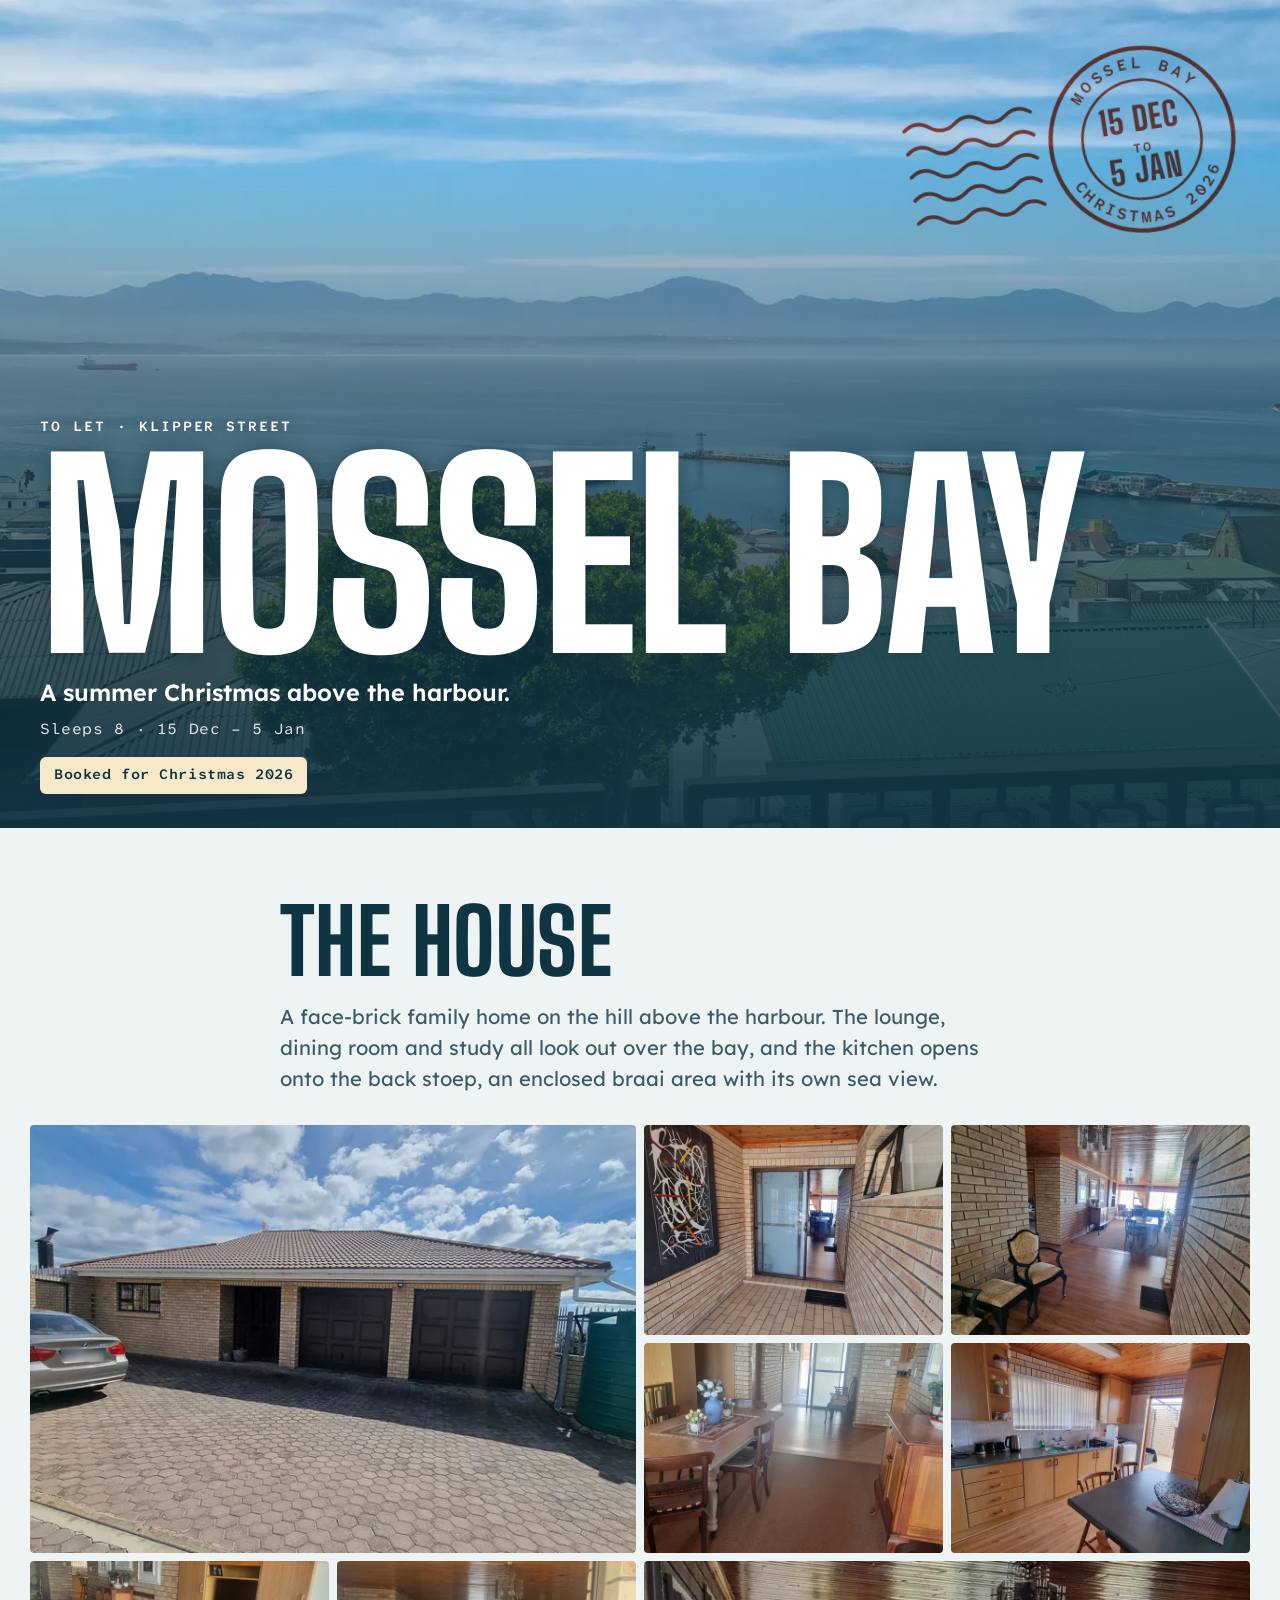
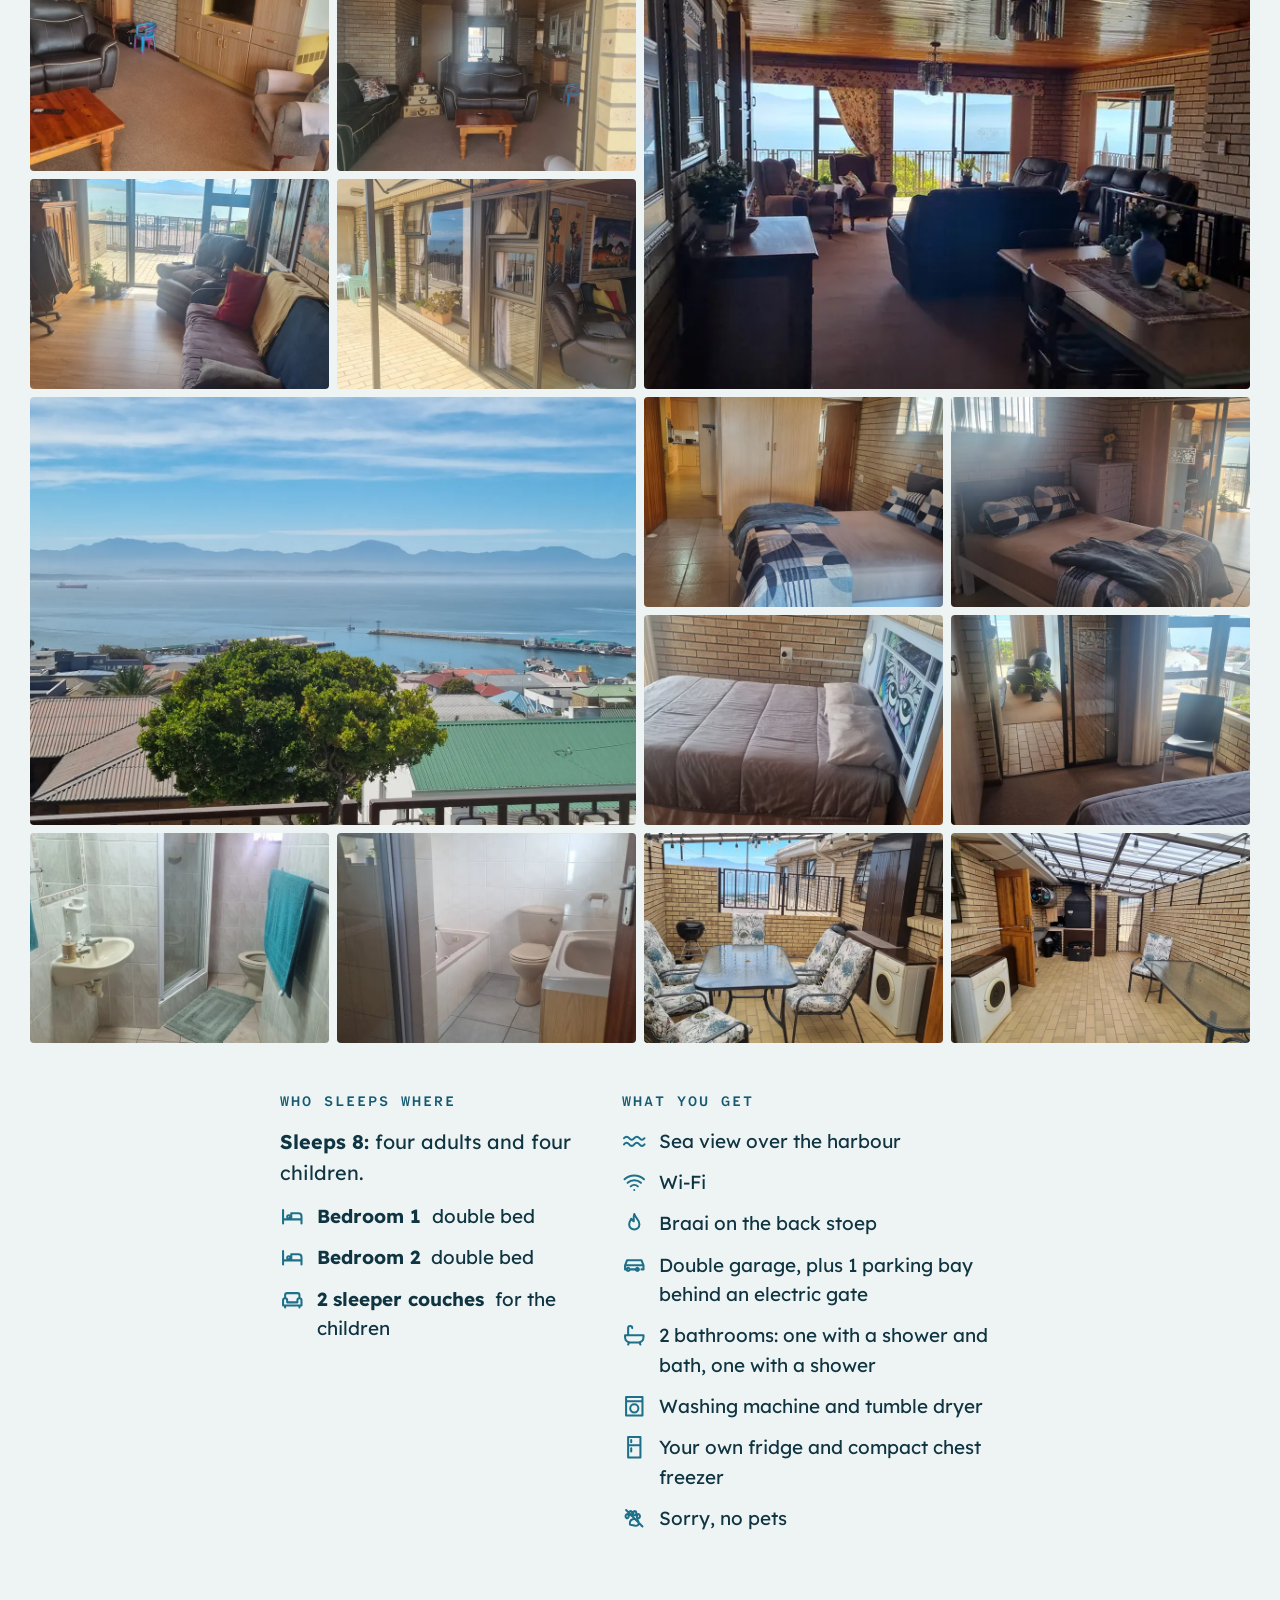
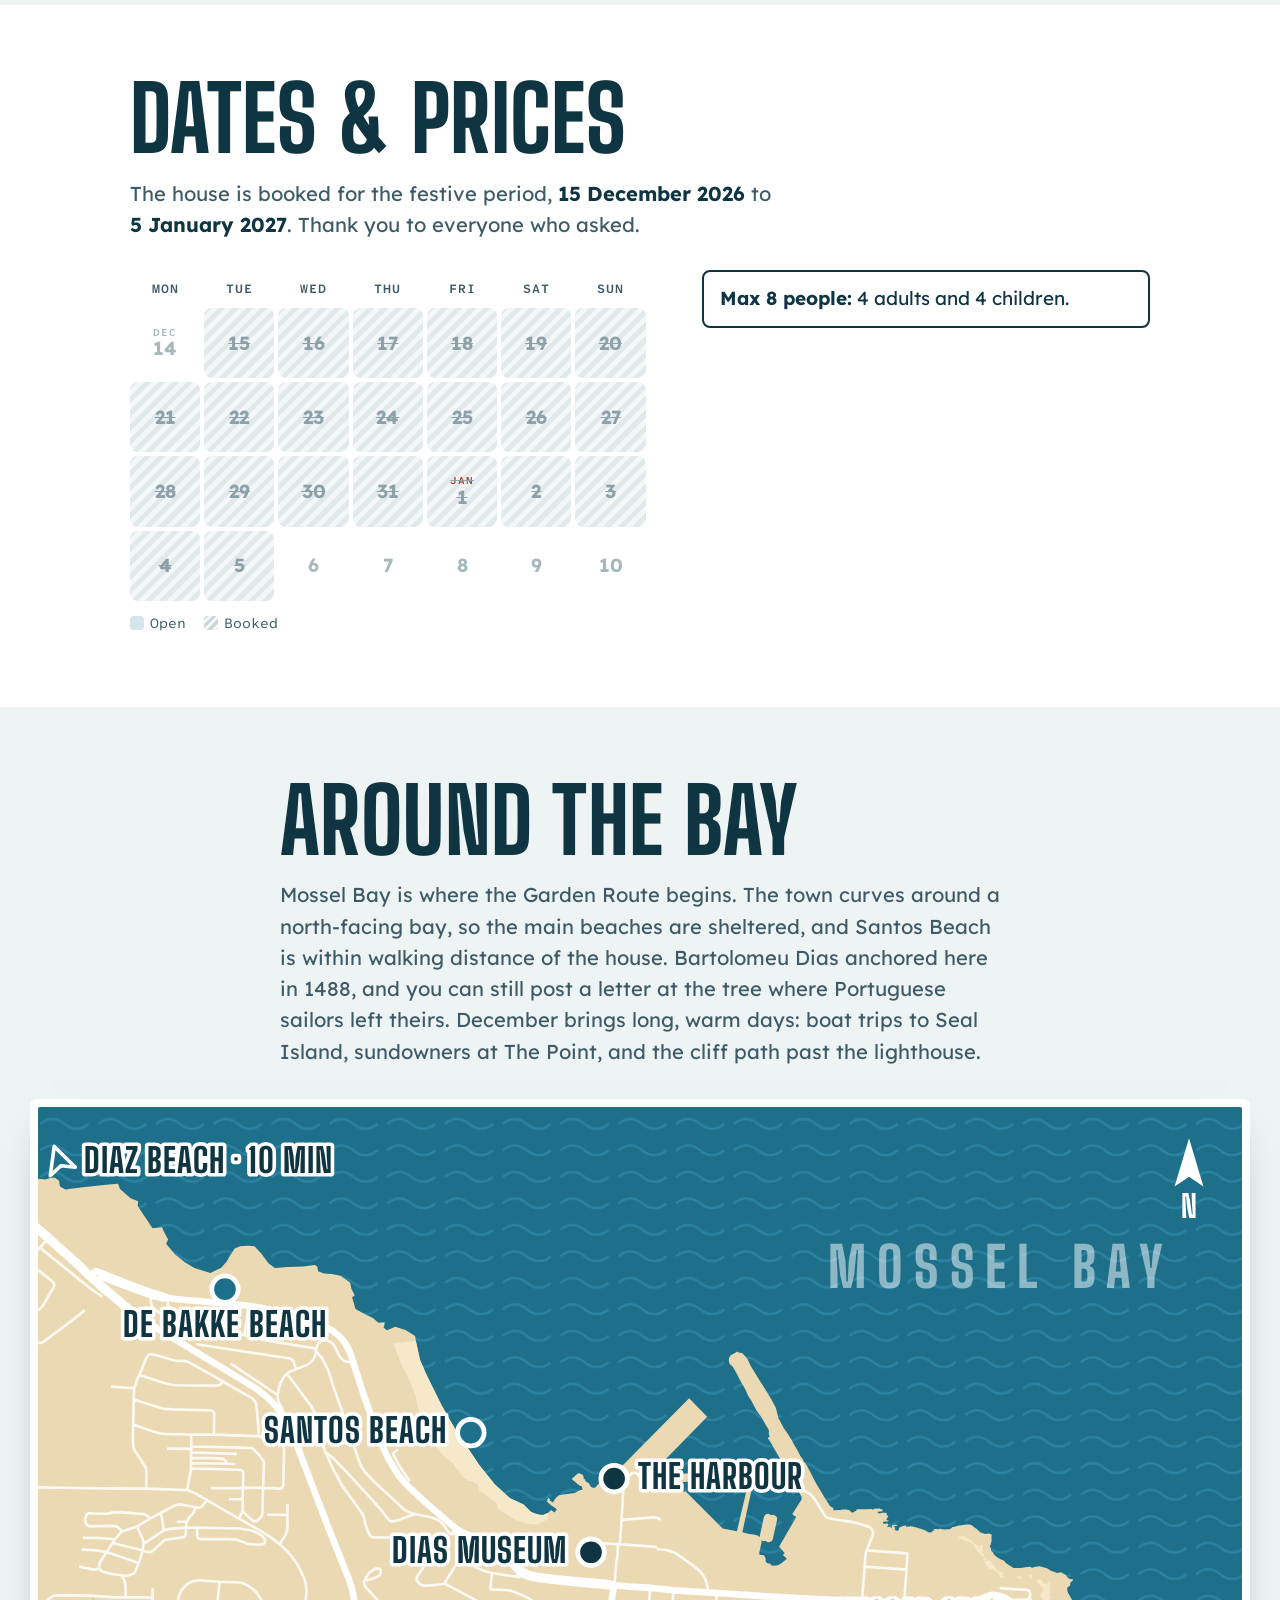
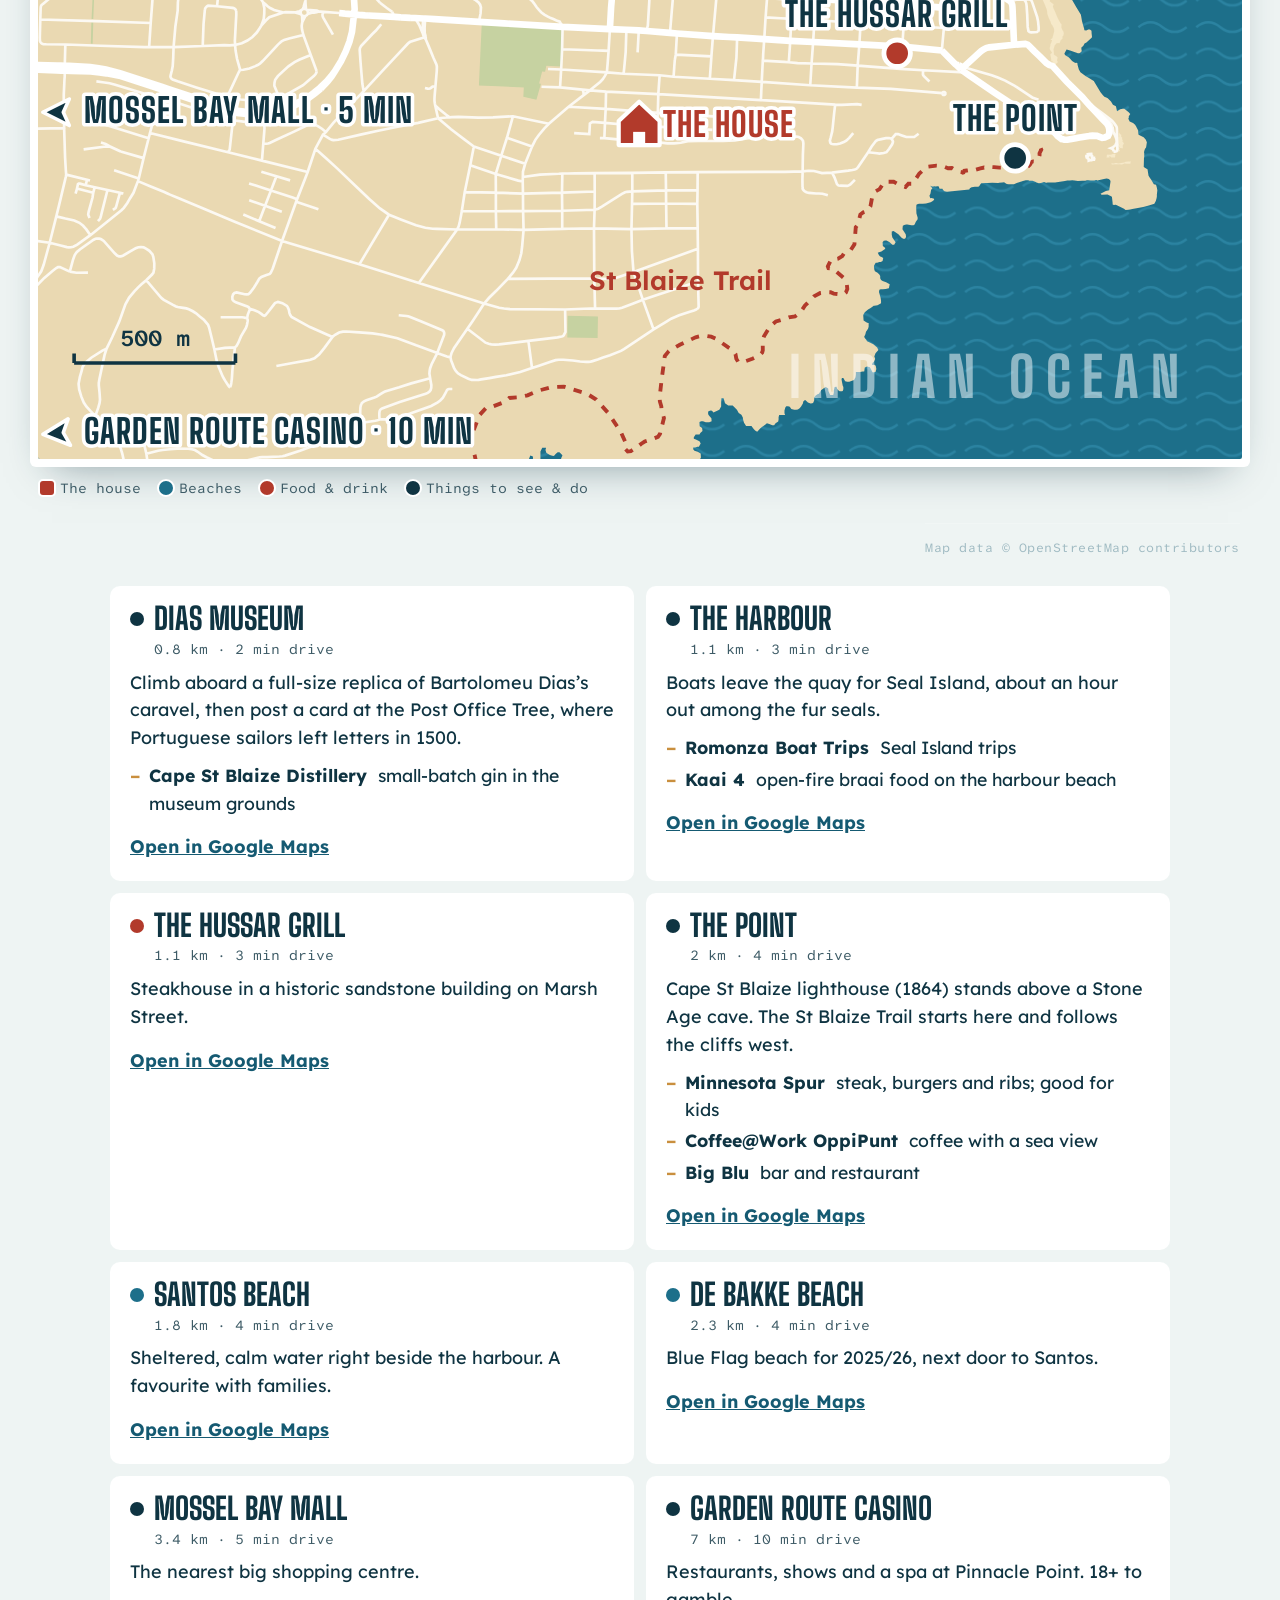
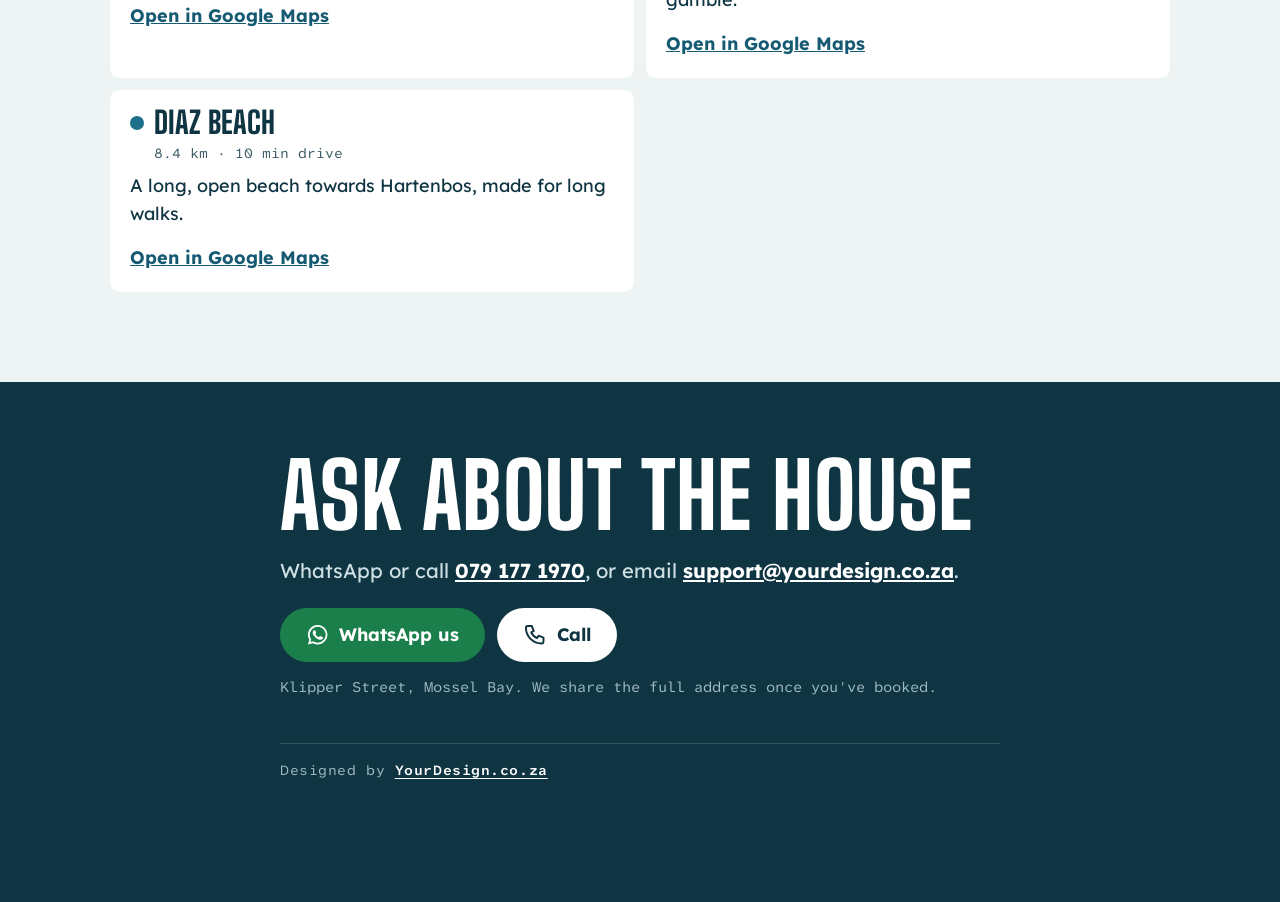
<file: index.html>
<!doctype html>
<html lang="en-ZA">
<head>
  <meta charset="utf-8">
  <meta name="viewport" content="width=device-width, initial-scale=1, viewport-fit=cover">
  <title>Holiday home in Mossel Bay · Christmas 2026 · R3 000 a night</title>
  <meta name="description" content="Family holiday home with sea views over the harbour in Mossel Bay. Sleeps 8. Available 15 December 2026 to 5 January 2027, one booking of 10 to 21 nights at R3 000 a night.">
  <meta name="theme-color" content="#0F3442">
  <meta property="og:type" content="website">
  <meta property="og:title" content="Holiday home in Mossel Bay · Christmas 2026 · R3 000 a night">
  <meta property="og:description" content="Sea views over the harbour, sleeps 8. 15 Dec 2026 – 5 Jan 2027, min. 10 nights, R3 000 a night. One exclusive festive booking.">
  <meta property="og:url" content="https://yourdesigncoza.github.io/mosselbay-christmas/">
  <meta property="og:image" content="https://yourdesigncoza.github.io/mosselbay-christmas/assets/img/og.jpg">
  <meta property="og:image:width" content="1200">
  <meta property="og:image:height" content="630">
  <link rel="icon" href="assets/img/favicon.svg" type="image/svg+xml">
  <link rel="preconnect" href="https://fonts.googleapis.com">
  <link rel="preconnect" href="https://fonts.gstatic.com" crossorigin>
  <link rel="stylesheet" href="https://fonts.googleapis.com/css2?family=Atkinson+Hyperlegible+Mono:wght@400;600&family=Lexend:wght@400;600;700&family=Big+Shoulders+Display:wght@700;800&display=swap">
  <link rel="preload" as="image" href="assets/img/photos/stoep-view-1600.webp" imagesrcset="assets/img/photos/stoep-view-800.webp 800w, assets/img/photos/stoep-view-1600.webp 1600w, assets/img/photos/stoep-view-2400.webp 2400w" imagesizes="100vw">
  <link rel="stylesheet" href="assets/css/tokens.css">
  <link rel="stylesheet" href="assets/css/site.css">
</head>
<body>

<header class="hero">
  <img class="hero-img" src="assets/img/photos/stoep-view-1600.webp"
       srcset="assets/img/photos/stoep-view-800.webp 800w, assets/img/photos/stoep-view-1600.webp 1600w, assets/img/photos/stoep-view-2400.webp 2400w"
       sizes="100vw" alt="The view from the stoep across the rooftops to the harbour and the bay" fetchpriority="high">
  <div class="hero-copy">
    <p class="eyebrow">To let · Klipper Street</p>
    <h1 class="hero-title">Mossel Bay</h1>
    <p class="hero-lede">A summer Christmas above the harbour.</p>
    <p class="hero-meta">Sleeps 8 · <span class="nowrap" data-fill="seasonShort">15 Dec – 5 Jan</span></p>
    <p class="badge" data-when="open"><span class="nowrap">One exclusive festive booking ·</span> <span class="nowrap">Min. <span data-fill="minNights">10</span> nights ·</span> <span class="nowrap"><span data-fill="rateStd">R3&nbsp;000</span> a night</span></p>
    <p class="badge" data-when="booked">Booked for Christmas <span data-fill="seasonYear">2026</span></p>
    <div class="actions" data-when="open">
      <a class="btn btn-light" href="#dates">See dates &amp; prices</a>
      <a class="btn btn-whatsapp" data-link="whatsapp" target="_blank" rel="noopener">
        <svg class="icon" aria-hidden="true"><use href="#i-whatsapp"/></svg>WhatsApp us
      </a>
    </div>
  </div>
  <div class="postmark" data-postmark></div>
</header>

<main>

  <section class="section house" id="house" aria-labelledby="house-title">
    <div class="wrap">
      <h2 class="section-title" id="house-title">The house</h2>
      <p class="lede">A face-brick family home on the hill above the harbour. The lounge, dining room and study all look out over the bay, and the kitchen opens onto the back stoep, an enclosed braai area with its own sea view.</p>
    </div>

    <ul class="gallery wrap-wide" data-gallery></ul>

    <div class="wrap house-details">
      <div>
        <h3 class="minor-title">Who sleeps where</h3>
        <p class="sleeps"><strong>Sleeps 8:</strong> four adults and four children.</p>
        <ul class="beds">
          <li><svg class="icon" aria-hidden="true"><use href="#i-bed"/></svg><span><strong>Bedroom 1</strong> double bed</span></li>
          <li><svg class="icon" aria-hidden="true"><use href="#i-bed"/></svg><span><strong>Bedroom 2</strong> double bed</span></li>
          <li><svg class="icon" aria-hidden="true"><use href="#i-couch"/></svg><span><strong>2 sleeper couches</strong> for the children</span></li>
        </ul>
      </div>
      <div>
        <h3 class="minor-title">What you get</h3>
        <ul class="amenities">
          <li><svg class="icon" aria-hidden="true"><use href="#i-wave"/></svg>Sea view over the harbour</li>
          <li><svg class="icon" aria-hidden="true"><use href="#i-wifi"/></svg>Wi-Fi</li>
          <li><svg class="icon" aria-hidden="true"><use href="#i-fire"/></svg>Braai on the back stoep</li>
          <li><svg class="icon" aria-hidden="true"><use href="#i-car"/></svg>Double garage, plus 1 parking bay behind an electric gate</li>
          <li><svg class="icon" aria-hidden="true"><use href="#i-bath"/></svg>2 bathrooms: one with a shower and bath, one with a shower</li>
          <li><svg class="icon" aria-hidden="true"><use href="#i-wash"/></svg>Washing machine and tumble dryer</li>
          <li><svg class="icon" aria-hidden="true"><use href="#i-fridge"/></svg>Your own fridge and compact chest freezer</li>
          <li><svg class="icon" aria-hidden="true"><use href="#i-paw"/></svg>Sorry, no pets</li>
        </ul>
      </div>
    </div>
  </section>

  <section class="section dates" id="dates" aria-labelledby="dates-title">
    <div class="wrap wrap-dates">
      <h2 class="section-title" id="dates-title">Dates &amp; prices</h2>
      <p class="lede" data-when="open">Available <strong class="nowrap" data-fill="seasonStartLong">15 December 2026</strong> to <strong class="nowrap" data-fill="seasonEndLong">5 January 2027</strong>. Minimum stay <span data-fill="minNights">10</span> nights, one exclusive booking for the festive period.</p>
      <p class="lede" data-when="booked">The house is booked for the festive period, <strong class="nowrap" data-fill="seasonStartLong">15 December 2026</strong> to <strong class="nowrap" data-fill="seasonEndLong">5 January 2027</strong>. Thank you to everyone who asked.</p>

      <!-- site.js rebuilds this list from the rates in config.js; the row here is the no-JS fallback. -->
      <dl class="rates" data-rates data-when="open">
        <div><dt>10–21 nights</dt><dd>R3&nbsp;000 <small>a night</small></dd></div>
      </dl>

      <div class="booking" data-booking>
       <div class="booking-cal">
        <div class="cal" data-cal role="group" aria-label="Open and booked dates"></div>
        <p class="cal-legend">
          <span><i class="key key-open"></i>Open</span>
          <span><i class="key key-booked"></i>Booked</span>
        </p>
       </div>
       <div class="booking-side">
        <p class="guests"><strong>Max 8 people:</strong> 4&nbsp;adults and 4&nbsp;children.</p>

        <div class="actions" data-when="open">
          <a class="btn btn-whatsapp" data-link="whatsapp" target="_blank" rel="noopener">
            <svg class="icon" aria-hidden="true"><use href="#i-whatsapp"/></svg>Send on WhatsApp
          </a>
          <a class="btn btn-outline" data-link="email">
            <svg class="icon" aria-hidden="true"><use href="#i-mail"/></svg>Send by email
          </a>
        </div>
        <p class="fine" data-when="open">Your message opens ready to send. Add the dates you'd like; nothing is booked until we confirm.</p>
       </div>
      </div>
    </div>
  </section>

  <section class="section area" id="area" aria-labelledby="area-title">
    <div class="wrap">
      <h2 class="section-title" id="area-title">Around the bay</h2>
      <p class="lede">Mossel Bay is where the Garden Route begins. The town curves around a north-facing bay, so the main beaches are sheltered, and Santos Beach is within walking distance of the house. Bartolomeu Dias anchored here in 1488, and you can still post a letter at the tree where Portuguese sailors left theirs. December brings long, warm days: boat trips to Seal Island, sundowners at The Point, and the cliff path past the lighthouse.</p>
    </div>
    <figure class="map wrap-wide">
      <div class="map-frame" data-map></div>
      <figcaption class="map-key">
        <span><i class="dot dot-home"></i>The house</span>
        <span><i class="dot dot-beach"></i>Beaches</span>
        <span><i class="dot dot-food"></i>Food &amp; drink</span>
        <span><i class="dot dot-see"></i>Things to see &amp; do</span>
        <span class="credit">Map data © OpenStreetMap contributors</span>
      </figcaption>
    </figure>
    <ol class="places wrap" data-places></ol>
  </section>

</main>

<footer class="contact" id="contact">
  <div class="wrap">
    <h2 class="section-title">Ask about the house</h2>
    <p class="lede">WhatsApp or call <a data-link="tel" data-fill="phone">079 177 1970</a>, or email <a data-link="email" data-fill="email">support@yourdesign.co.za</a>.</p>
    <div class="actions">
      <a class="btn btn-whatsapp" data-link="whatsapp" target="_blank" rel="noopener">
        <svg class="icon" aria-hidden="true"><use href="#i-whatsapp"/></svg>WhatsApp us
      </a>
      <a class="btn btn-light" data-link="tel">
        <svg class="icon" aria-hidden="true"><use href="#i-phone"/></svg>Call
      </a>
    </div>
    <p class="fine">Klipper Street, Mossel Bay. We share the full address once you've booked.</p>
    <p class="credit">Designed by <a href="https://yourdesign.co.za" target="_blank" rel="noopener">YourDesign.co.za</a></p>
  </div>
</footer>

<nav class="dock" data-dock data-when="open" aria-label="Quick links">
  <span class="dock-price"><span class="dock-from">From</span> <strong data-fill="rateFrom">R3&nbsp;000</strong> a night</span>
  <a class="btn btn-small" href="#dates">Dates &amp; prices</a>
</nav>

<dialog class="lightbox" data-lightbox aria-label="Photo viewer">
  <figure>
    <img data-lb-img alt="">
    <figcaption><span data-lb-caption></span> <span class="lb-count" data-lb-count></span></figcaption>
  </figure>
  <button type="button" class="lb-btn lb-prev" data-lb-prev aria-label="Previous photo">‹</button>
  <button type="button" class="lb-btn lb-next" data-lb-next aria-label="Next photo">›</button>
  <button type="button" class="lb-btn lb-close" data-lb-close aria-label="Close">×</button>
</dialog>

<!-- Icons, drawn once and reused with <use>. -->
<svg width="0" height="0" style="position:absolute" aria-hidden="true">
  <symbol id="i-whatsapp" viewBox="0 0 24 24"><path fill="currentColor" d="M12 2a10 10 0 0 0-8.6 15.1L2 22l5-1.3A10 10 0 1 0 12 2Zm0 18.2a8.2 8.2 0 0 1-4.2-1.2l-.3-.2-3 .8.8-2.9-.2-.3A8.2 8.2 0 1 1 12 20.2Zm4.5-6.1c-.2-.1-1.5-.7-1.7-.8s-.4-.1-.6.1-.7.8-.8 1-.3.2-.5.1a6.7 6.7 0 0 1-3.3-2.9c-.3-.4.3-.4.8-1.4a.5.5 0 0 0 0-.5l-.8-1.8c-.2-.5-.4-.4-.6-.4h-.5a1 1 0 0 0-.7.3 3 3 0 0 0-.9 2.2 5.1 5.1 0 0 0 1.1 2.7 11.6 11.6 0 0 0 4.4 3.9c1.6.7 2.3.8 3.1.6a2.7 2.7 0 0 0 1.8-1.2 2.2 2.2 0 0 0 .2-1.3c-.1-.1-.3-.2-.5-.3Z"/></symbol>
  <symbol id="i-mail" viewBox="0 0 24 24"><path fill="none" stroke="currentColor" stroke-width="2" stroke-linejoin="round" d="M3 5.5h18v13H3z M3 6l9 7 9-7"/></symbol>
  <symbol id="i-phone" viewBox="0 0 24 24"><path fill="none" stroke="currentColor" stroke-width="2" stroke-linejoin="round" d="M5 3h4l2 5-2.5 1.5a11 11 0 0 0 6 6L16 13l5 2v4a2 2 0 0 1-2 2A16 16 0 0 1 3 5a2 2 0 0 1 2-2Z"/></symbol>
  <symbol id="i-bed" viewBox="0 0 24 24"><path fill="none" stroke="currentColor" stroke-width="2" stroke-linecap="round" stroke-linejoin="round" d="M3 19V6 M3 15h18v4 M21 15v-3a3 3 0 0 0-3-3h-7v6 M7 12.5a1.5 1.5 0 1 0 0-.01"/></symbol>
  <symbol id="i-couch" viewBox="0 0 24 24"><path fill="none" stroke="currentColor" stroke-width="2" stroke-linecap="round" stroke-linejoin="round" d="M5 11V8a2 2 0 0 1 2-2h10a2 2 0 0 1 2 2v3 M3 13a2 2 0 0 1 4 0v2h10v-2a2 2 0 0 1 4 0v5H3z M5 18v2 M19 18v2"/></symbol>
  <symbol id="i-wave" viewBox="0 0 24 24"><path fill="none" stroke="currentColor" stroke-width="2" stroke-linecap="round" d="M2 9q2.5-3 5 0t5 0 5 0 5 0 M2 15q2.5-3 5 0t5 0 5 0 5 0"/></symbol>
  <symbol id="i-wifi" viewBox="0 0 24 24"><path fill="none" stroke="currentColor" stroke-width="2" stroke-linecap="round" d="M2.5 9a14 14 0 0 1 19 0 M5.5 12.5a9.5 9.5 0 0 1 13 0 M8.5 16a5 5 0 0 1 7 0 M12 19.5v.01"/></symbol>
  <symbol id="i-fire" viewBox="0 0 24 24"><path fill="none" stroke="currentColor" stroke-width="2" stroke-linejoin="round" d="M12 3c1 4 5 5.5 5 10a5 5 0 0 1-10 0c0-2.5 1.5-3.5 2-5.5 1 1.5 1.5 2 2.5 2.5C11.5 8 11 5.5 12 3Z"/></symbol>
  <symbol id="i-car" viewBox="0 0 24 24"><path fill="none" stroke="currentColor" stroke-width="2" stroke-linecap="round" stroke-linejoin="round" d="M5 16H3v-4l2-5h14l2 5v4h-2 M3 12h18 M7.5 16a1.5 1.5 0 1 0 0 .01 M16.5 16a1.5 1.5 0 1 0 0 .01 M9 16h6"/></symbol>
  <symbol id="i-bath" viewBox="0 0 24 24"><path fill="none" stroke="currentColor" stroke-width="2" stroke-linecap="round" stroke-linejoin="round" d="M3 12h18v2a5 5 0 0 1-5 5H8a5 5 0 0 1-5-5z M6 12V5a2 2 0 0 1 4 0 M7 19l-1 2 M17 19l1 2"/></symbol>
  <symbol id="i-wash" viewBox="0 0 24 24"><path fill="none" stroke="currentColor" stroke-width="2" stroke-linejoin="round" d="M4 3h16v18H4z M4 7h16 M12 10a4 4 0 1 0 0 8 4 4 0 0 0 0-8Z"/></symbol>
  <symbol id="i-fridge" viewBox="0 0 24 24"><path fill="none" stroke="currentColor" stroke-width="2" stroke-linecap="round" stroke-linejoin="round" d="M6 2h12v20H6z M6 10h12 M9 5v2 M9 13v3"/></symbol>
  <symbol id="i-paw" viewBox="0 0 24 24"><path fill="none" stroke="currentColor" stroke-width="2" stroke-linecap="round" d="M8 15c1.5-3 6.5-3 8 0s-1 5-4 4-5.5 1-4-4Z M6.5 10a1.5 2 0 1 0 0 .01 M10 7a1.5 2 0 1 0 0 .01 M14 7a1.5 2 0 1 0 0 .01 M17.5 10a1.5 2 0 1 0 0 .01 M4 4l16 16"/></symbol>
</svg>

<script src="assets/js/config.js"></script>
<script src="assets/js/common.js"></script>
<script src="assets/js/site.js"></script>
</body>
</html>
</file>
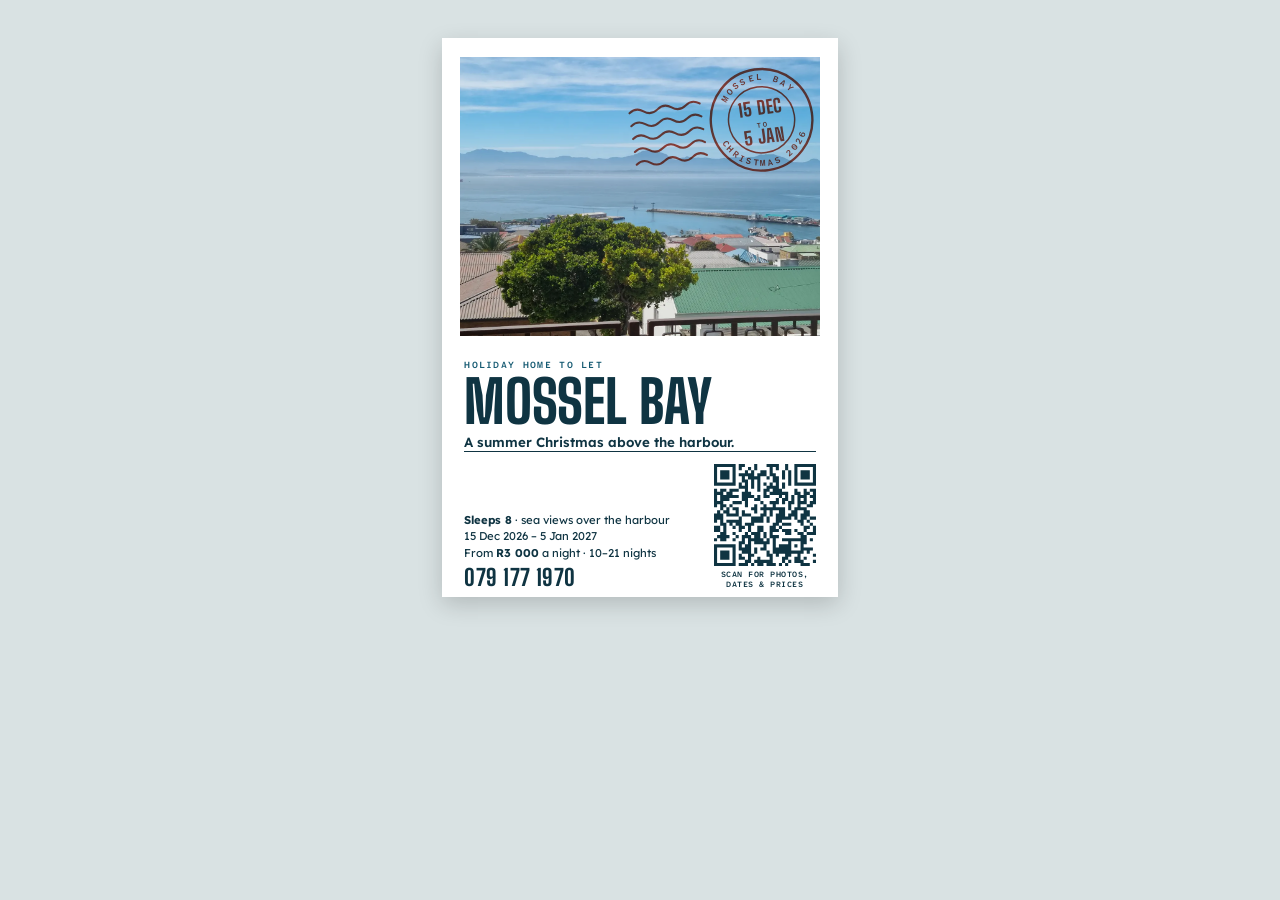
<file: card.html>
<!doctype html>
<html lang="en-ZA">
<head>
  <meta charset="utf-8">
  <meta name="viewport" content="width=device-width, initial-scale=1">
  <title>Mossel Bay holiday home · printable card</title>
  <meta name="robots" content="noindex">
  <link rel="icon" href="assets/img/favicon.svg" type="image/svg+xml">
  <link rel="preconnect" href="https://fonts.googleapis.com">
  <link rel="preconnect" href="https://fonts.gstatic.com" crossorigin>
  <link rel="stylesheet" href="https://fonts.googleapis.com/css2?family=Atkinson+Hyperlegible+Mono:wght@400;600&family=Lexend:wght@400;600;700&family=Big+Shoulders+Display:wght@700;800&display=swap">
  <link rel="stylesheet" href="assets/css/tokens.css">
  <style>
    /* A6 postcard (105 x 148 mm). card.html?sheet=a4 prints four on one A4 page for cutting. */
    * { box-sizing: border-box; }
    html, body { margin: 0; }
    body { background: #d9e2e3; font-family: var(--font-body); color: var(--ink); -webkit-print-color-adjust: exact; print-color-adjust: exact; }
    .sheet { display: grid; gap: 10mm; justify-content: center; padding: 10mm; }
    .sheet.a4 { grid-template-columns: repeat(2, 105mm); gap: 0; }
    .card {
      position: relative; width: 105mm; height: 148mm; background: #fff; padding: 5mm;
      display: grid; grid-template-rows: 74mm 1fr; overflow: hidden;
      box-shadow: 0 2mm 6mm rgb(0 0 0 / .18);
    }
    .sheet.a4 .card { height: 148.5mm; box-shadow: none; outline: .2mm dashed #c4cfd1; outline-offset: -.1mm; }
    .photo { position: relative; }
    .photo img { width: 100%; height: 100%; object-fit: cover; object-position: 62% 50%; display: block; }
    .card .postmark { position: absolute; right: 1mm; top: 2mm; width: 50mm; transform: rotate(-8deg); mix-blend-mode: multiply; opacity: .92; }
    .body { padding: 6mm 1mm 0; display: grid; grid-template-rows: auto auto 1fr; }
    .eyebrow { font: 600 7pt var(--font-mono); letter-spacing: .14em; text-transform: uppercase; color: var(--harbour-deep); }
    h1 { margin: 1.5mm 0 0; font: 800 44pt/.85 var(--font-display); text-transform: uppercase; letter-spacing: -.005em; }
    .lede { margin: 2mm 0 0; font: 600 10pt/1.3 var(--font-body); }
    .foot { align-self: end; display: grid; grid-template-columns: 1fr 27mm; gap: 4mm; align-items: end; border-top: .5mm solid var(--ink); padding-top: 3mm; }
    .facts { margin: 0; padding: 0; list-style: none; font: 8.5pt/1.45 var(--font-body); }
    .facts strong { font-weight: 700; }
    .phone { margin-top: 1.5mm; font: 800 17pt/1 var(--font-display); letter-spacing: .02em; }
    .qr { text-align: center; }
    .qr img { width: 27mm; height: 27mm; display: block; }
    .qr span { display: block; margin-top: 1mm; font: 600 6pt/1.25 var(--font-mono); text-transform: uppercase; letter-spacing: .06em; }
    @media print {
      body { background: none; }
      .sheet { padding: 0; gap: 0; }
      .card { box-shadow: none; break-inside: avoid; }
    }
  </style>
  <style id="page-size">@page { size: 105mm 148mm; margin: 0; }</style>
</head>
<body>
  <main class="sheet" data-sheet></main>

  <template id="card">
    <article class="card">
      <div class="photo">
        <img src="assets/img/photos/stoep-view-1600.webp" alt="">
        <div class="postmark" data-postmark></div>
      </div>
      <div class="body">
        <p class="eyebrow" style="margin:0">Holiday home to let</p>
        <div>
          <h1>Mossel Bay</h1>
          <p class="lede">A summer Christmas above the harbour.</p>
        </div>
        <div class="foot">
          <div>
            <ul class="facts">
              <li><strong>Sleeps 8</strong> · sea views over the harbour</li>
              <li><span data-fill="seasonStart"></span> – <span data-fill="seasonEnd"></span></li>
              <li>From <strong data-fill="rateFrom"></strong> a night · <span data-fill="minNights"></span>–<span data-fill="maxNights"></span> nights</li>
            </ul>
            <div class="phone" data-fill="phone"></div>
          </div>
          <div class="qr">
            <img src="assets/img/qr.svg" alt="QR code linking to the holiday home page">
            <span>Scan for photos, dates &amp; prices</span>
          </div>
        </div>
      </div>
    </article>
  </template>

  <script src="assets/js/config.js"></script>
  <script>
    // One card on A6, or four on A4 with ?sheet=a4.
    const a4 = new URLSearchParams(location.search).get('sheet') === 'a4';
    const sheet = document.querySelector('[data-sheet]');
    const tpl = document.getElementById('card');
    sheet.classList.toggle('a4', a4);
    for (let i = 0; i < (a4 ? 4 : 1); i++) sheet.append(tpl.content.cloneNode(true));
    if (a4) document.getElementById('page-size').textContent = '@page { size: A4; margin: 0; }';
  </script>
  <script src="assets/js/common.js"></script>
</body>
</html>
</file>
<file: assets/css/tokens.css>
/* Shared by the page and the printable card. */
:root {
  color-scheme: light;
  --mist: #EEF4F3;
  --paper: #FFFFFF;
  --ink: #0F3442;
  --ink-soft: #3D5B66;
  --harbour: #1D6F8A;
  --harbour-deep: #155A72;
  --harbour-pale: #D3E6EC;
  --sandstone: #C98F3E;
  --land: #EAD9B2;
  --sand: #F6E9C9;
  --postbox: #B23A2B;
  --whatsapp: #1A7F4B;

  --font-display: 'Big Shoulders Display', 'Arial Narrow', sans-serif;
  --font-body: 'Lexend', system-ui, sans-serif;
  --font-mono: 'Atkinson Hyperlegible Mono', ui-monospace, monospace;
}

/* Postmark (markup comes from common.js) */
.postmark-svg { display: block; width: 100%; height: auto; color: var(--postbox); overflow: visible; }
.pm-waves path, .pm-ring-line { fill: none; stroke: currentColor; stroke-linecap: round; }
.pm-waves path { stroke-width: 3.5; }
.pm-ring-line { stroke-width: 4; }
.pm-thin { stroke-width: 2.5; }
.pm-ring { font: 600 15px var(--font-mono); letter-spacing: 3px; text-transform: uppercase; fill: currentColor; }
.pm-date { font: 800 31px var(--font-display); letter-spacing: 1px; text-transform: uppercase; fill: currentColor; }
.pm-to { font: 600 12px var(--font-mono); letter-spacing: 2px; text-transform: uppercase; fill: currentColor; }
</file>
<file: assets/css/site.css>
*, *::before, *::after { box-sizing: border-box; }
html { font-size: 112.5%; scroll-behavior: smooth; -webkit-text-size-adjust: 100%; }
body { margin: 0; background: var(--mist); color: var(--ink); font-family: var(--font-body); line-height: 1.55; }
img { display: block; max-width: 100%; }
a { color: inherit; }
h1, h2, h3, p { margin: 0; }
:focus-visible { outline: 3px solid var(--sandstone); outline-offset: 3px; }
.nowrap { white-space: nowrap; }
.sr-only { position: absolute; width: 1px; height: 1px; overflow: hidden; clip-path: inset(50%); white-space: nowrap; }
/* fullyBooked in config.js puts .is-booked on <html>: the "booked" parts replace the "open" ones. */
.is-booked [data-when="open"], html:not(.is-booked) [data-when="booked"] { display: none; }

.wrap { max-width: 760px; margin-inline: auto; padding-inline: 20px; }
.wrap-wide { max-width: 1240px; margin-inline: auto; padding-inline: 10px; }
.icon { width: 1.3em; height: 1.3em; flex: none; }

/* ---------- Type ---------- */
.eyebrow, .minor-title, .hero-meta, .fine, .credit, .place-dist, .cal-legend, .dow {
  font-family: var(--font-mono);
}
.eyebrow { font-size: .78rem; font-weight: 600; letter-spacing: .14em; text-transform: uppercase; }
.section-title {
  font: 800 clamp(2.2rem, 10vw, 5rem)/.92 var(--font-display);
  text-transform: uppercase;
  letter-spacing: .005em;
  margin-bottom: 18px;
}
.minor-title {
  font-size: .8rem; font-weight: 600; letter-spacing: .14em; text-transform: uppercase;
  color: var(--harbour-deep); margin: 0 0 14px; padding: 0;
}
.lede { font-size: 1.12rem; color: var(--ink-soft); max-width: 62ch; text-wrap: pretty; }
.lede strong { color: var(--ink); }
.fine { font-size: .82rem; color: var(--ink-soft); margin-top: 14px; }

/* ---------- Buttons ---------- */
.actions { display: flex; flex-wrap: wrap; gap: 12px; margin-top: 22px; }
.btn {
  display: inline-flex; align-items: center; justify-content: center; gap: .55em;
  min-height: 54px; padding: 0 24px; border-radius: 999px; border: 2px solid transparent;
  font: 700 1rem/1 var(--font-body); text-decoration: none; cursor: pointer;
  transition: transform .15s ease, background-color .15s ease;
}
.btn:active { transform: scale(.97); }
.btn-light { background: var(--paper); color: var(--ink); }
.btn-whatsapp { background: var(--whatsapp); color: #fff; }
.btn-whatsapp:hover { background: #156b3f; }
.btn-outline { border-color: var(--ink); color: var(--ink); background: transparent; }
.btn-outline:hover { background: var(--mist); }
.btn-small { min-height: 46px; padding: 0 18px; background: var(--paper); color: var(--ink); }

/* ---------- Hero ---------- */
.hero {
  position: relative; min-height: 92svh; display: grid; align-items: end;
  color: #fff; background: var(--ink); overflow: hidden; isolation: isolate;
}
.hero-img { position: absolute; inset: 0; width: 100%; height: 100%; object-fit: cover; object-position: 64% 45%; z-index: -2; }
.hero::before {
  content: ""; position: absolute; inset: 0; z-index: -1;
  background: linear-gradient(to top, rgb(15 52 66 / .94) 0%, rgb(15 52 66 / .62) 38%, rgb(15 52 66 / .32) 62%, rgb(15 52 66 / 0) 80%);
}
.hero-copy .eyebrow, .hero-title { text-shadow: 0 1px 18px rgb(15 52 66 / .5); }
.hero-copy {
  width: 100%; max-width: 1240px; margin-inline: auto;
  padding: 0 20px calc(34px + env(safe-area-inset-bottom));
  container-type: inline-size;
}
/* "Mossel Bay" set in the display face is 4.15em wide; 100cqi / 4.3 keeps it on one line in .hero-copy at any width. */
.hero-title {
  font: 800 min(14rem, 100cqi / 4.3)/.86 var(--font-display);
  text-transform: uppercase; letter-spacing: -.01em;
  margin: 10px 0 14px;
}
.hero-lede { font-size: clamp(1.1rem, 4.6vw, 1.3rem); line-height: 1.3; font-weight: 600; }
.hero-lede, .section-title { text-wrap: balance; }
.hero-meta { font-size: .86rem; letter-spacing: .04em; margin-top: 8px; opacity: .9; }
.badge {
  display: inline-block; margin-top: 16px; padding: 8px 14px; border-radius: 6px;
  background: var(--sand); color: var(--ink); font: 600 .8rem/1.45 var(--font-mono); letter-spacing: .04em;
}
.postmark {
  position: absolute; z-index: 1; top: calc(18px + env(safe-area-inset-top)); right: 6px;
  width: min(60vw, 340px); transform: rotate(-9deg); opacity: .92; mix-blend-mode: multiply;
  animation: stamp .5s cubic-bezier(.2, 1.5, .45, 1) .45s both;
}
@keyframes stamp {
  from { transform: rotate(-17deg) scale(1.4); opacity: 0; }
  to { transform: rotate(-9deg) scale(1); opacity: .92; }
}
@media (min-width: 900px) {
  .postmark { top: 40px; right: 40px; }
}

/* ---------- Sections ---------- */
.section { padding: 72px 0; }
.dates { background: var(--paper); }

/* ---------- The house ---------- */
.gallery {
  list-style: none; margin: 30px auto 0; padding-block: 0;
  display: grid; grid-template-columns: repeat(2, 1fr); gap: 6px; grid-auto-flow: dense;
}
.gallery li { aspect-ratio: 4 / 3; }
.gallery li.wide { grid-column: span 2; aspect-ratio: 16 / 9; }
.gallery button {
  display: block; width: 100%; height: 100%; padding: 0; border: 0; background: var(--harbour-pale);
  border-radius: 4px; overflow: hidden; cursor: zoom-in;
}
.gallery img { width: 100%; height: 100%; object-fit: cover; transition: transform .5s ease; }
.gallery button:hover img { transform: scale(1.03); }
@media (min-width: 900px) {
  .gallery { grid-template-columns: repeat(4, 1fr); grid-auto-rows: 210px; gap: 8px; }
  .gallery li, .gallery li.wide { aspect-ratio: auto; }
  .gallery li.wide { grid-row: span 2; }
  .gallery li.wide:last-child { grid-column: 1 / -1; }
  .gallery li.wide:last-child img { object-position: 50% 78%; }
}

.house-details { display: grid; gap: 40px; margin-top: 48px; }
@media (min-width: 720px) { .house-details { grid-template-columns: 1fr 1.25fr; } }
.sleeps { font-size: 1.1rem; margin-bottom: 14px; }
.beds, .amenities { list-style: none; margin: 0; padding: 0; display: grid; gap: 12px; font-size: 1.05rem; }
.beds li, .amenities li { display: flex; gap: 12px; align-items: flex-start; }
.beds .icon, .amenities .icon { color: var(--harbour); margin-top: .1em; }
.beds strong { margin-right: .35em; }

/* ---------- Dates & prices ---------- */
/* One column per rate, side by side; a single rate gets one box. */
.rates { display: grid; grid-auto-flow: column; grid-auto-columns: minmax(0, 20rem); gap: 10px; margin: 26px 0 34px; }
.rates div { background: var(--mist); border-radius: 10px; padding: 14px 16px; border: 2px solid transparent; }
.rates div:last-child { border-color: var(--harbour); background: #fff; }
.rates dt { font: 600 .78rem var(--font-mono); letter-spacing: .06em; text-transform: uppercase; color: var(--ink-soft); }
.rates dd { margin: 4px 0 0; font: 800 clamp(1.9rem, 10vw, 2.4rem)/1 var(--font-display); }
.rates small { display: block; margin-top: 4px; font: 400 .85rem var(--font-body); color: var(--ink-soft); }
.is-booked .booking { margin-top: 30px; }

@media (min-width: 900px) {
  .wrap-dates { max-width: 1060px; }
  .booking { display: grid; grid-template-columns: minmax(0, 1.15fr) minmax(0, 1fr); gap: 56px; align-items: start; }
  .booking-side .guests { margin-top: 0; }
}
.cal { display: grid; grid-template-columns: repeat(7, minmax(0, 1fr)); gap: 4px; margin-top: 10px; }
.dow { text-align: center; font-size: .7rem; font-weight: 600; letter-spacing: .08em; text-transform: uppercase; color: var(--ink-soft); padding-bottom: 4px; }
.day {
  position: relative; aspect-ratio: 1; border-radius: 8px;
  display: flex; flex-direction: column; align-items: center; justify-content: center; gap: 1px;
  font: 700 1.05rem/1 var(--font-body); color: var(--ink);
}
.day small { font: 600 .58rem/1 var(--font-mono); letter-spacing: .08em; text-transform: uppercase; color: var(--postbox); }
.day.out { color: #A7B8BD; }
.day.out small { color: #A7B8BD; }
.day.open { background: var(--harbour-pale); }
.day.booked { background: repeating-linear-gradient(135deg, #E2E9EA 0 5px, #F4F7F7 5px 10px); color: #8DA2A8; text-decoration: line-through; }

.cal-legend { display: flex; flex-wrap: wrap; gap: 6px 18px; font-size: .78rem; color: var(--ink-soft); margin-top: 12px; }
.key { display: inline-block; width: 14px; height: 14px; border-radius: 4px; vertical-align: -2px; margin-right: 6px; }
.key-open { background: var(--harbour-pale); }
.key-booked { background: repeating-linear-gradient(135deg, #CBD6D8 0 3px, #F4F7F7 3px 6px); }

.guests { margin: 28px 0 0; padding: 12px 16px; border: 2px solid var(--ink); border-radius: 8px; font-size: 1.05rem; }

/* ---------- Around the bay ---------- */
.map { margin: 32px auto 0; }
.map-frame { background: #fff; padding: 8px; border-radius: 6px; box-shadow: 0 18px 40px -22px rgb(15 52 66 / .5); min-height: 200px; }
.map-svg { display: block; width: 100%; height: auto; border-radius: 2px; }
.map-key { display: flex; flex-wrap: wrap; gap: 6px 18px; padding: 12px 10px 0; font: .78rem var(--font-mono); color: var(--ink-soft); }
.map-key .credit { margin-left: auto; font-size: .7rem; }

.sea { fill: var(--harbour); }
.wave { fill: none; stroke: #2B83A1; stroke-width: 2; }
.land { fill: var(--land); }
.sand { fill: var(--sand); }
.park { fill: #C6D2A1; }
.pier { fill: none; stroke: var(--land); stroke-width: 7; stroke-linecap: round; }
.road { fill: none; stroke: #fff; stroke-width: 2.2; opacity: .85; }
.road-major { fill: none; stroke: #fff; stroke-width: 5.5; }
.trail { fill: none; stroke: var(--postbox); stroke-width: 3.2; stroke-dasharray: 7 7; }
.sea-label { font: 800 46px var(--font-display); letter-spacing: .2em; text-transform: uppercase; fill: rgb(255 255 255 / .5); text-anchor: middle; }
.trail-label { font: 600 22px var(--font-body); fill: var(--postbox); }
.scale path { fill: none; stroke: var(--ink); stroke-width: 3; }
.scale text { font: 600 19px var(--font-mono); fill: var(--ink); text-anchor: middle; }
.north path { fill: #fff; }
.north text { font: 800 26px var(--font-display); fill: #fff; text-anchor: middle; }

.pin-beach, .dot-beach { --pin: var(--harbour); }
.pin-food, .dot-food { --pin: var(--postbox); }
.pin-see, .dot-see { --pin: var(--ink); }
.pin circle { fill: var(--pin); stroke: #fff; stroke-width: 4; }
.pin-edge path { fill: var(--pin); stroke: #fff; stroke-width: 3; stroke-linejoin: round; }
.pin-label {
  font: 800 34px var(--font-display); letter-spacing: .03em; text-transform: uppercase;
  fill: var(--ink); paint-order: stroke; stroke: #fff; stroke-width: 7px; stroke-linejoin: round;
}
a.pin:hover .pin-label, a.pin:focus .pin-label { fill: var(--harbour); }
.pin-home path { fill: var(--postbox); stroke: #fff; stroke-width: 3.5; stroke-linejoin: round; }
.pin-home .door { fill: #fff; stroke: none; }
.pin-home .home-label { fill: var(--postbox); }
@media (max-width: 600px) { .pin-label { font-size: 40px; stroke-width: 8px; } }
@media (min-width: 900px) { .pin-label { font-size: 28px; stroke-width: 6px; } }

.dot { display: inline-block; width: 14px; height: 14px; border-radius: 50%; background: var(--pin); box-shadow: 0 0 0 2px #fff; vertical-align: -2px; margin-right: 6px; }
.dot-home { background: var(--postbox); border-radius: 3px; }

.places { list-style: none; margin-top: 30px; display: grid; gap: 12px; }
@media (min-width: 900px) { .places { max-width: 1100px; grid-template-columns: 1fr 1fr; } }
.place { background: #fff; border-radius: 10px; padding: 18px 20px 16px; scroll-margin-top: 20px; }
.place:target { box-shadow: 0 0 0 3px var(--harbour); }
.place-head { display: flex; flex-wrap: wrap; align-items: center; gap: 4px 10px; margin-bottom: 8px; }
.place-head .dot { margin-right: 0; }
.place h3 { font: 800 clamp(1.4rem, 6vw, 1.7rem)/1 var(--font-display); text-transform: uppercase; }
.place-dist { flex-basis: 100%; padding-left: 24px; font-size: .78rem; color: var(--ink-soft); }
.place p { font-size: 1rem; }
.picks { list-style: none; margin: 10px 0 0; padding: 0; display: grid; gap: 4px; font-size: .98rem; }
.picks li { padding-left: 1.1em; position: relative; }
.picks li::before { content: "–"; position: absolute; left: 0; color: var(--sandstone); font-weight: 700; }
.picks strong { margin-right: .3em; }
.place-link { display: inline-block; margin-top: 12px; font-weight: 700; color: var(--harbour-deep); padding: 4px 0; }

/* ---------- Contact ---------- */
.contact { background: var(--ink); color: #fff; padding: 72px 0 120px; }
.contact .lede { color: #CFE0E4; }
.contact .lede a { color: #fff; font-weight: 700; overflow-wrap: anywhere; }
.contact .fine { color: #9FBAC2; }
.credit { margin-top: 44px; padding-top: 16px; border-top: 1px solid rgb(255 255 255 / .14); font-size: .78rem; letter-spacing: .04em; color: #9FBAC2; }
.credit a { color: #fff; font-weight: 600; text-underline-offset: 3px; }

/* ---------- Bottom bar (phones) ---------- */
.dock {
  position: fixed; z-index: 10; left: 12px; right: 12px; bottom: calc(12px + env(safe-area-inset-bottom));
  display: flex; align-items: center; justify-content: space-between; gap: 12px;
  padding: 6px 6px 6px 22px; border-radius: 999px; background: var(--ink); color: #fff;
  box-shadow: 0 10px 30px -10px rgb(0 0 0 / .5);
  transform: translateY(160%); transition: transform .3s ease;
}
.dock.show { transform: none; }
.dock-price { font-size: .9rem; line-height: 1.2; white-space: nowrap; }
.dock-from { display: block; font: 600 .64rem/1.3 var(--font-mono); letter-spacing: .14em; text-transform: uppercase; color: #9FBAC2; }
.dock .btn-small { min-height: 44px; padding: 0 18px; font-size: .9rem; white-space: nowrap; }
@media (max-width: 359px) {
  .dock { left: 8px; right: 8px; padding-left: 18px; }
  .dock-price, .dock .btn-small { font-size: .82rem; }
  .dock .btn-small { padding: 0 14px; }
}
@media (min-width: 900px) { .dock { display: none; } }

/* ---------- Lightbox ---------- */
.lightbox {
  width: 100vw; height: 100dvh; max-width: none; max-height: none; margin: 0; padding: 0; border: 0;
  background: rgb(6 22 28 / .97); color: #fff; overscroll-behavior: contain;
}
.lightbox::backdrop { background: rgb(6 22 28 / .9); }
.lightbox figure { margin: 0; height: 100%; display: grid; place-items: center; padding: 56px 0 64px; }
.lightbox img { max-width: 100%; max-height: 100%; object-fit: contain; user-select: none; -webkit-user-drag: none; }
.lightbox figcaption { position: absolute; left: 0; right: 0; bottom: calc(18px + env(safe-area-inset-bottom)); text-align: center; padding: 0 70px; font-size: 1rem; }
.lb-count { font: .8rem var(--font-mono); opacity: .7; margin-left: 8px; }
.lb-btn {
  position: absolute; width: 52px; height: 52px; border-radius: 50%; border: 0;
  background: rgb(255 255 255 / .16); color: #fff; font: 400 2rem/1 var(--font-body); cursor: pointer;
}
.lb-btn:hover { background: rgb(255 255 255 / .28); }
.lb-prev { left: 10px; top: 50%; translate: 0 -50%; }
.lb-next { right: 10px; top: 50%; translate: 0 -50%; }
.lb-close { right: 10px; top: calc(10px + env(safe-area-inset-top)); }

@media (prefers-reduced-motion: reduce) {
  html { scroll-behavior: auto; }
  *, *::before, *::after { animation: none !important; transition: none !important; }
}
</file>
